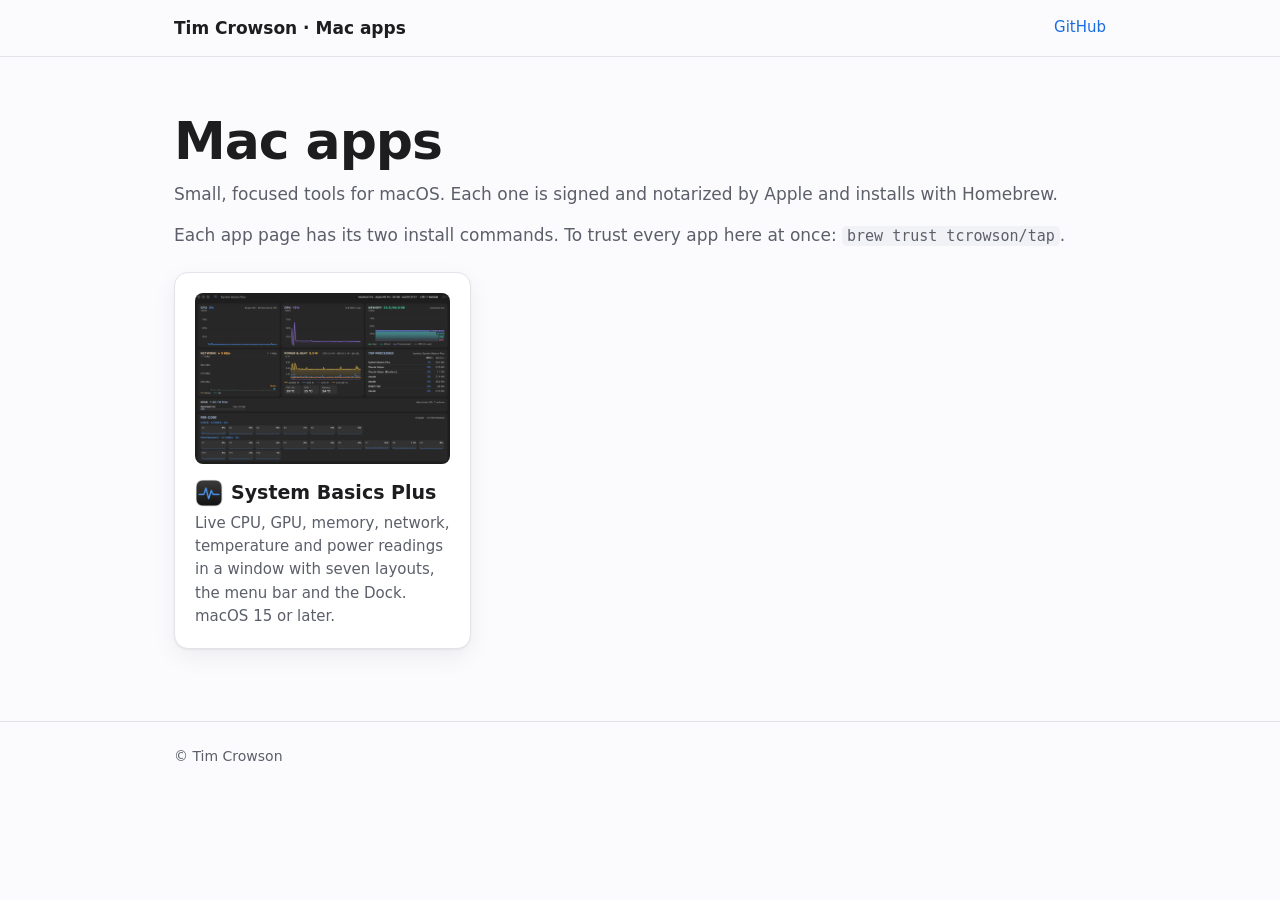
<file: docs/index.html>
<!doctype html>
<html lang="en">
<head>
<meta charset="utf-8">
<meta name="viewport" content="width=device-width, initial-scale=1">
<meta name="color-scheme" content="light dark">
<title>Mac apps by Tim Crowson</title>
<meta name="description" content="Small, focused Mac apps by Tim Crowson, signed and notarized, installed with Homebrew.">
<link rel="stylesheet" href="style.css?v=4">
</head>
<body>
<header class="site">
  <div class="wrap">
    <a class="brand" href="./">Tim Crowson · Mac apps</a>
    <nav><a href="https://github.com/tcrowson/homebrew-tap">GitHub</a></nav>
  </div>
</header>

<main class="wrap">
  <h1>Mac apps</h1>
  <p class="lede">Small, focused tools for macOS. Each one is signed and notarized by Apple and installs with Homebrew.</p>

  <p class="dim">Each app page has its two install commands. To trust every app here at once: <code>brew trust tcrowson/tap</code>.</p>

  <div class="apps">
    <a class="card" href="system-basics/">
      <img src="system-basics/img/window.png?v=3" alt="The System Basics Plus window: a graph card each for CPU, GPU, memory, network, and power and heat">
      <h3 class="app-title"><img src="system-basics/img/icon.png" alt="" width="56" height="56">System Basics Plus</h3>
      <p>Live CPU, GPU, memory, network, temperature and power readings in a window with seven layouts, the menu bar and the Dock. macOS 15 or later.</p>
    </a>
  </div>
</main>

<footer>
  <div class="wrap">© Tim Crowson</div>
</footer>
</body>
</html>
</file>
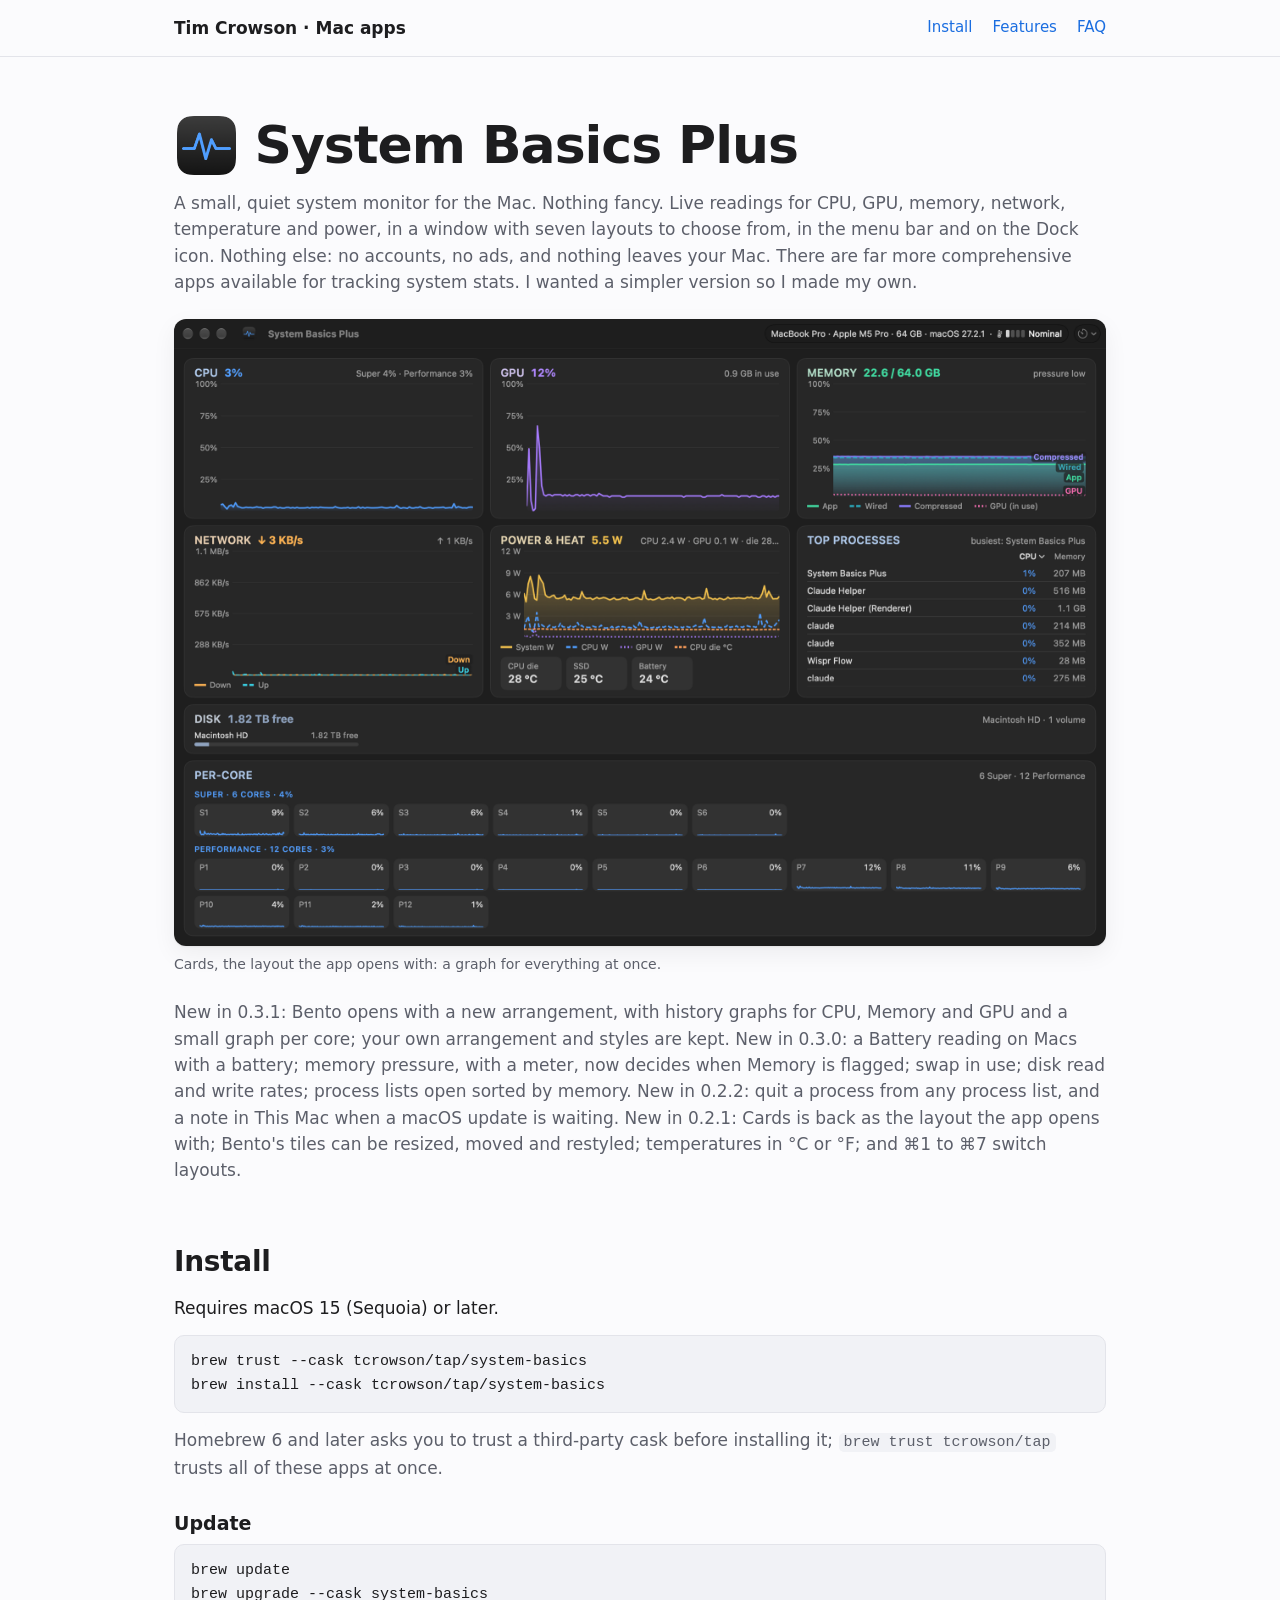
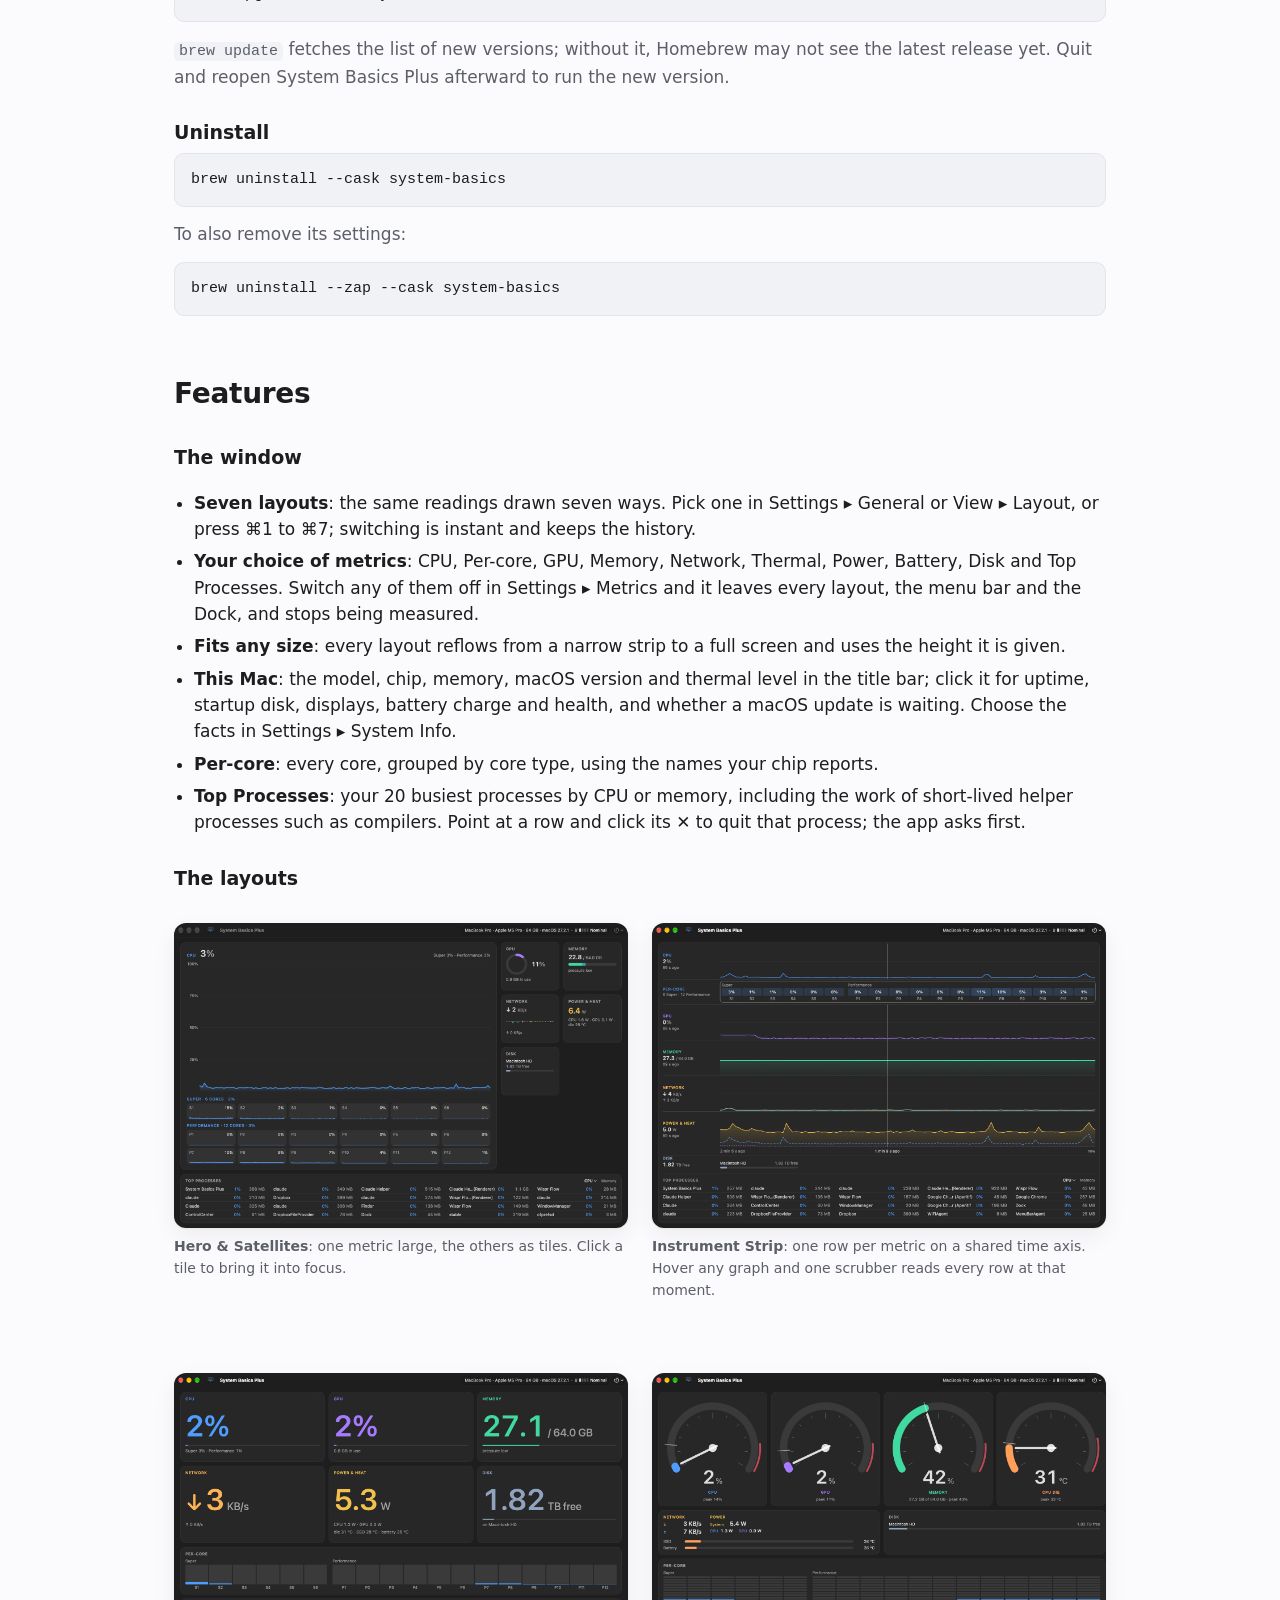
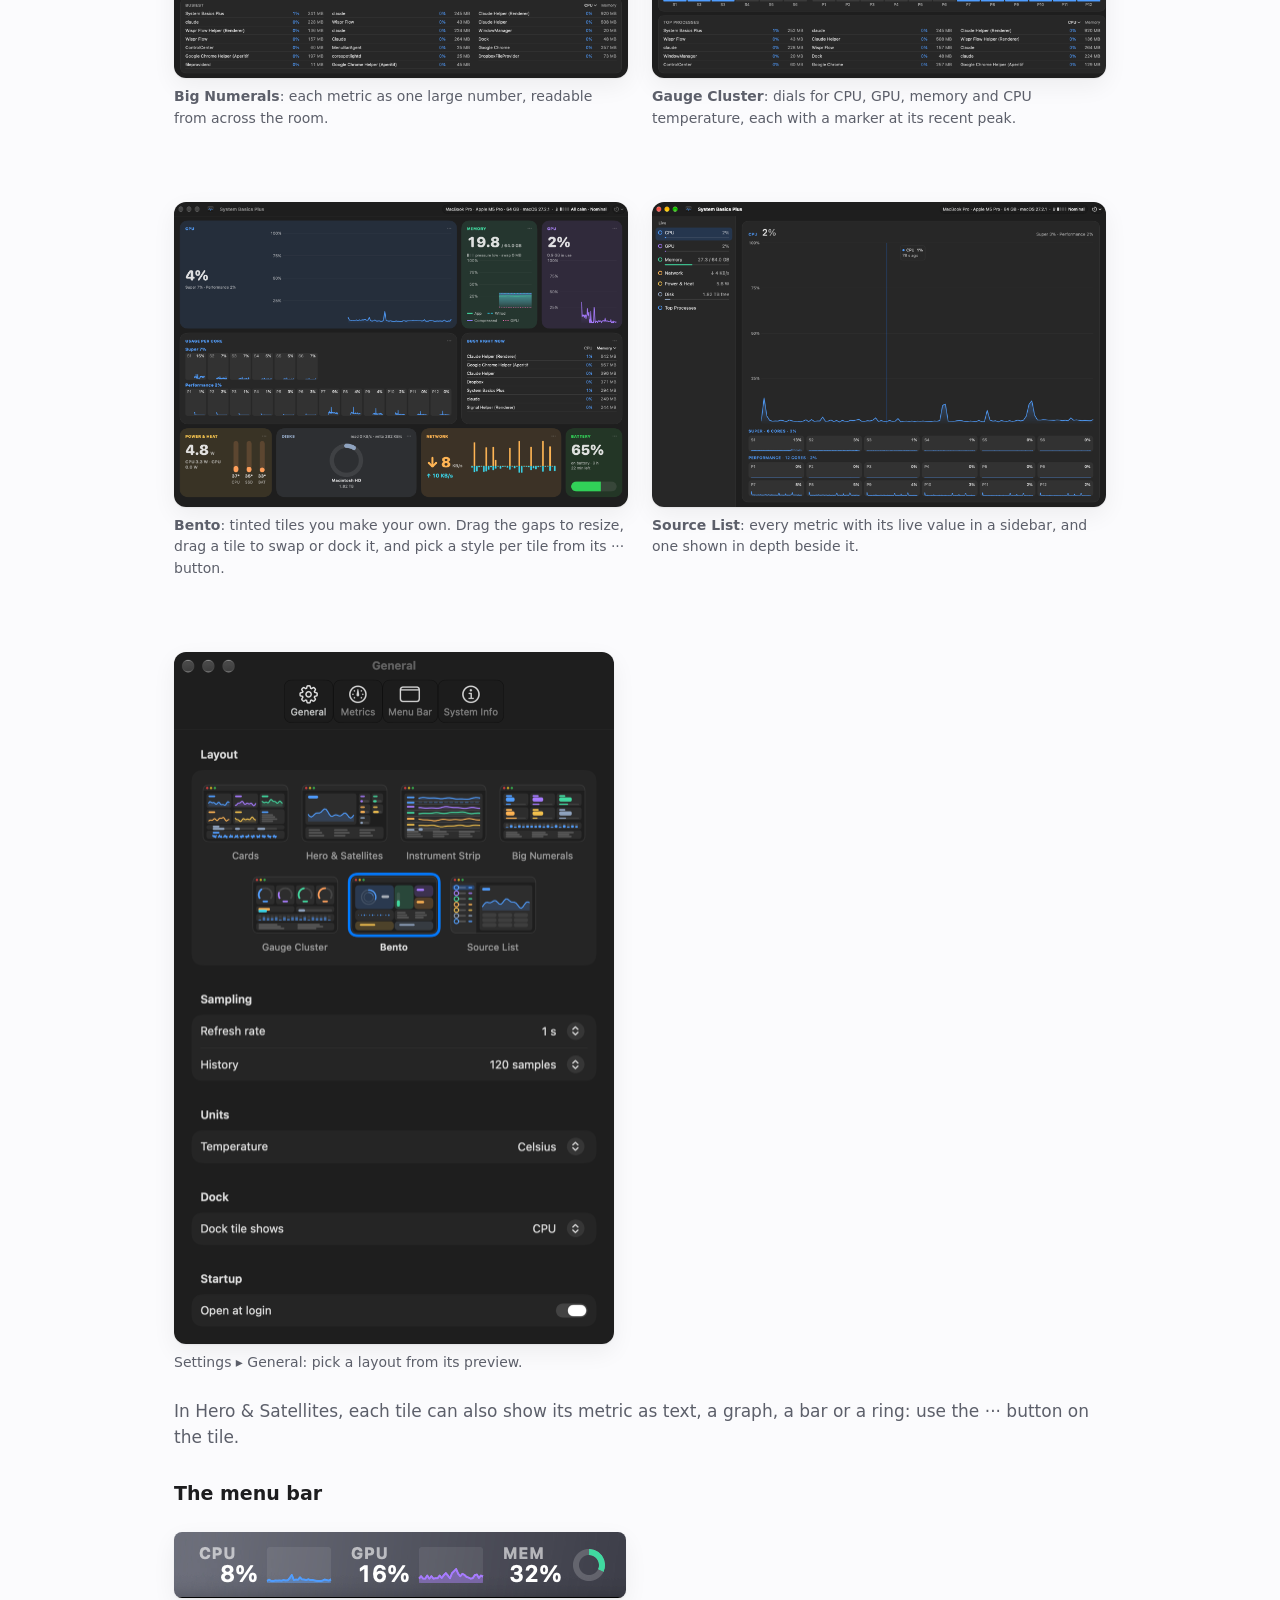
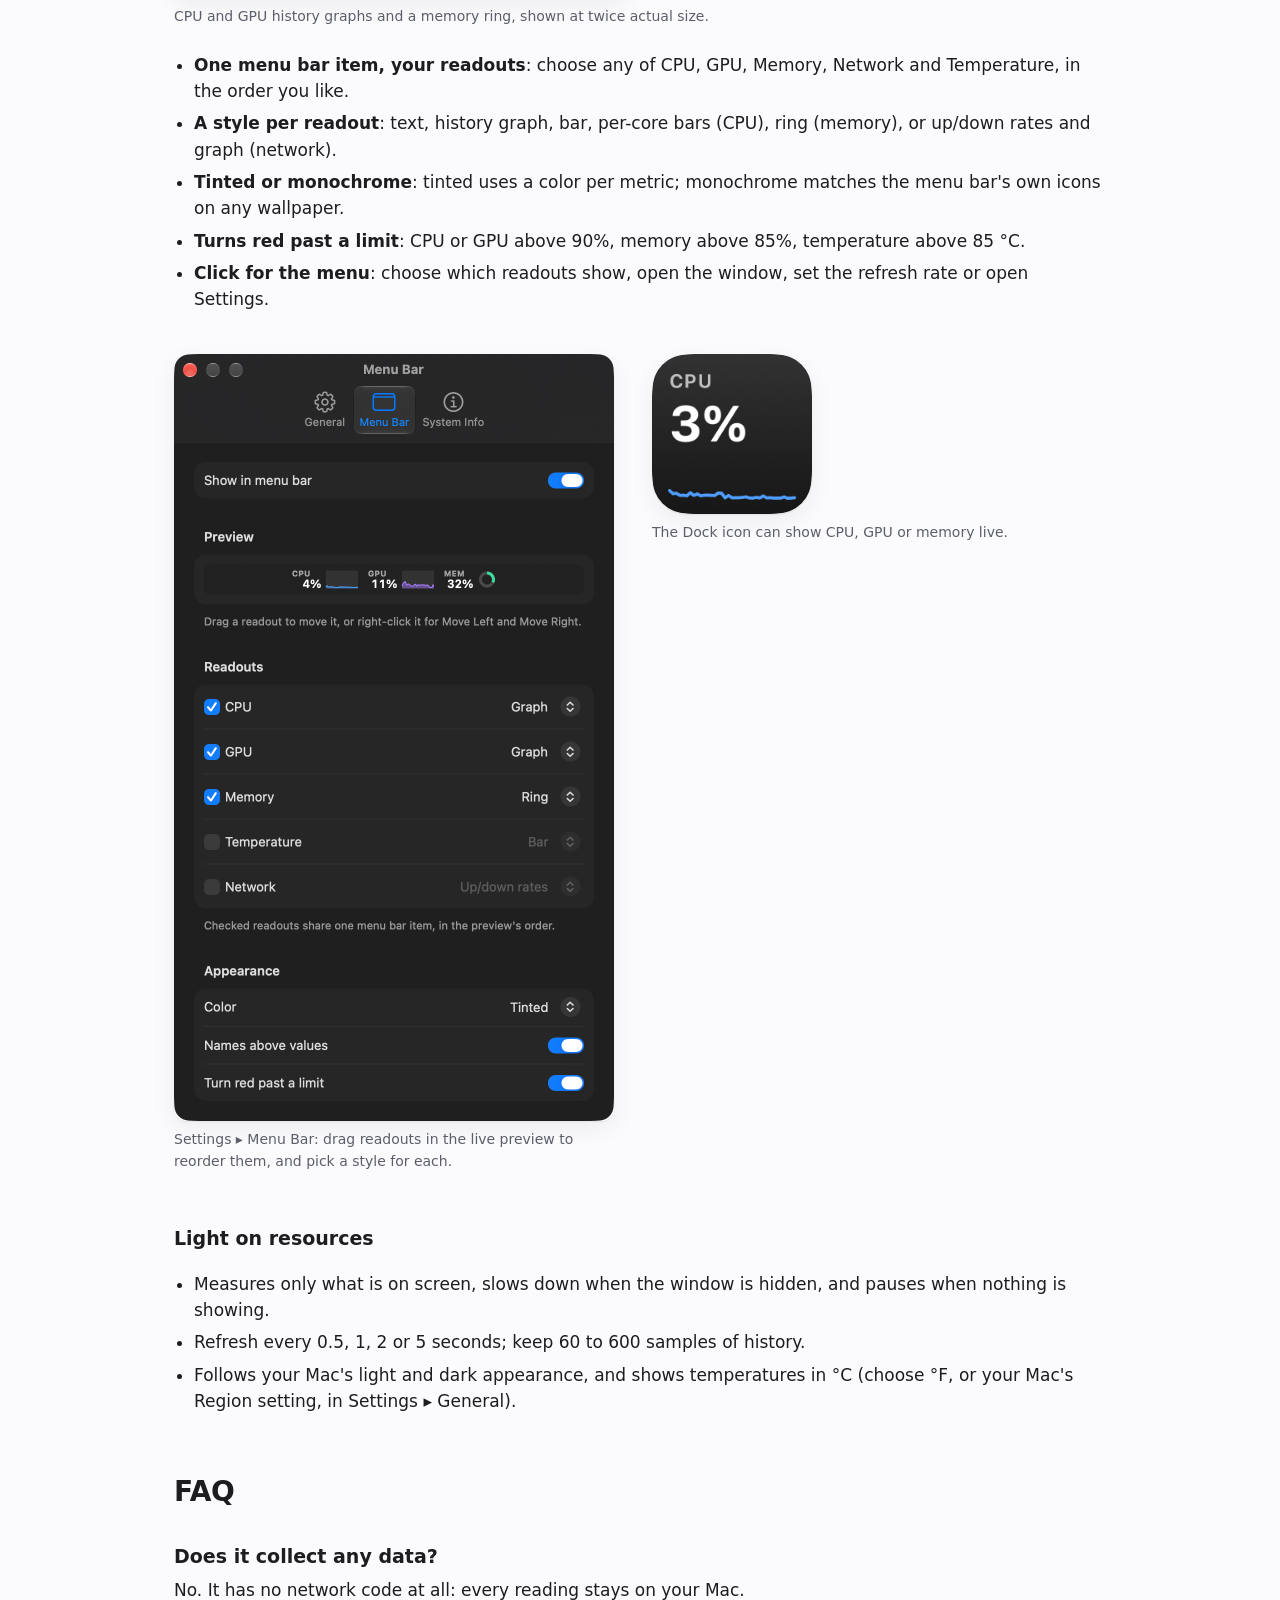
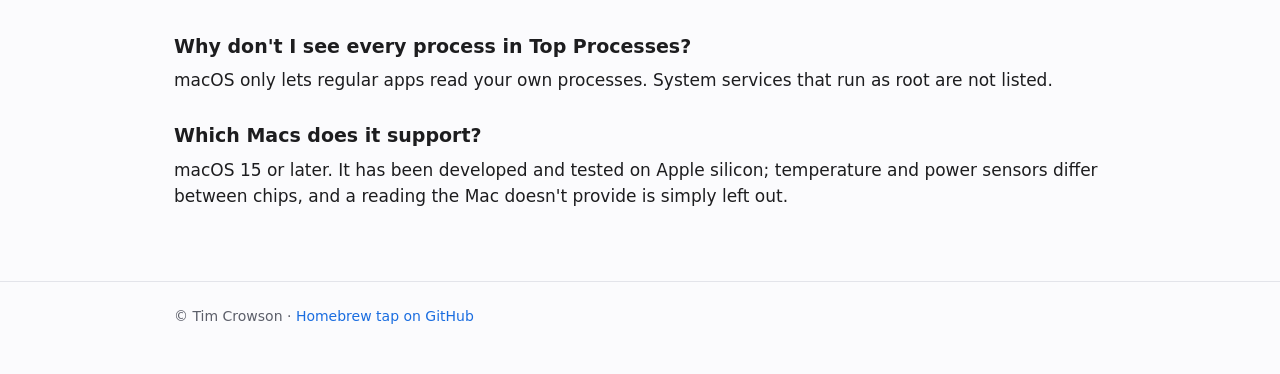
<file: docs/system-basics/index.html>
<!doctype html>
<html lang="en">
<head>
<meta charset="utf-8">
<meta name="viewport" content="width=device-width, initial-scale=1">
<meta name="color-scheme" content="light dark">
<title>System Basics</title>
<meta name="description" content="System Basics: a small Mac system monitor with live graphs in a window, the menu bar and the Dock.">
<link rel="stylesheet" href="../style.css?v=4">
<link rel="icon" type="image/png" href="img/icon.png">
</head>
<body>
<header class="site">
  <div class="wrap">
    <a class="brand" href="../">Tim Crowson · Mac apps</a>
    <nav><a href="#install">Install</a><a href="#features">Features</a><a href="#faq">FAQ</a></nav>
  </div>
</header>

<main class="wrap">
  <h1 class="app-title"><img src="img/icon.png" alt="" width="128" height="128">System Basics Plus</h1>
  <p class="lede">A small, quiet system monitor for the Mac. Nothing fancy. Live readings for CPU, GPU, memory, network, temperature and power, in a window with seven layouts to choose from, in the menu bar and on the Dock icon. Nothing else: no accounts, no ads, and nothing leaves your Mac. There are far more comprehensive apps available for tracking system stats. I wanted a simpler version so I made my own.</p>

  <figure>
    <img src="img/window.png?v=3" alt="The System Basics Plus window in the Cards layout: a graph card each for CPU, GPU, memory, network, and power and heat, the top processes, disk space, and a small trace for every core">
    <figcaption>Cards, the layout the app opens with: a graph for everything at once.</figcaption>
  </figure>
  <p class="dim">New in 0.3.1: Bento opens with a new arrangement, with history graphs for CPU, Memory and GPU and a small graph per core; your own arrangement and styles are kept. New in 0.3.0: a Battery reading on Macs with a battery; memory pressure, with a meter, now decides when Memory is flagged; swap in use; disk read and write rates; process lists open sorted by memory. New in 0.2.2: quit a process from any process list, and a note in This Mac when a macOS update is waiting. New in 0.2.1: Cards is back as the layout the app opens with; Bento's tiles can be resized, moved and restyled; temperatures in °C or °F; and ⌘1 to ⌘7 switch layouts.</p>

  <h2 id="install">Install</h2>
  <p>Requires macOS 15 (Sequoia) or later.</p>
  <pre><code>brew trust --cask tcrowson/tap/system-basics
brew install --cask tcrowson/tap/system-basics</code></pre>
  <p class="dim">Homebrew 6 and later asks you to trust a third-party cask before installing it; <code>brew trust tcrowson/tap</code> trusts all of these apps at once.</p>

  <h3 id="update">Update</h3>
  <pre><code>brew update
brew upgrade --cask system-basics</code></pre>
  <p class="dim"><code>brew update</code> fetches the list of new versions; without it, Homebrew may not see the latest release yet. Quit and reopen System Basics Plus afterward to run the new version.</p>

  <h3 id="uninstall">Uninstall</h3>
  <pre><code>brew uninstall --cask system-basics</code></pre>
  <p class="dim">To also remove its settings:</p>
  <pre><code>brew uninstall --zap --cask system-basics</code></pre>

  <h2 id="features">Features</h2>

  <h3>The window</h3>
  <ul class="features">
    <li><strong>Seven layouts</strong>: the same readings drawn seven ways. Pick one in Settings ▸ General or View ▸ Layout, or press ⌘1 to ⌘7; switching is instant and keeps the history.</li>
    <li><strong>Your choice of metrics</strong>: CPU, Per-core, GPU, Memory, Network, Thermal, Power, Battery, Disk and Top Processes. Switch any of them off in Settings ▸ Metrics and it leaves every layout, the menu bar and the Dock, and stops being measured.</li>
    <li><strong>Fits any size</strong>: every layout reflows from a narrow strip to a full screen and uses the height it is given.</li>
    <li><strong>This Mac</strong>: the model, chip, memory, macOS version and thermal level in the title bar; click it for uptime, startup disk, displays, battery charge and health, and whether a macOS update is waiting. Choose the facts in Settings ▸ System Info.</li>
    <li><strong>Per-core</strong>: every core, grouped by core type, using the names your chip reports.</li>
    <li><strong>Top Processes</strong>: your 20 busiest processes by CPU or memory, including the work of short-lived helper processes such as compilers. Point at a row and click its ✕ to quit that process; the app asks first.</li>
  </ul>

  <h3>The layouts</h3>
  <div class="shots layouts">
    <figure>
      <img src="img/layout-hero.png" alt="Hero &amp; Satellites: a large CPU graph with per-core traces, and tiles for GPU, memory, network, power and disk beside it">
      <figcaption><strong>Hero &amp; Satellites</strong>: one metric large, the others as tiles. Click a tile to bring it into focus.</figcaption>
    </figure>
    <figure>
      <img src="img/layout-strip.png" alt="Instrument Strip: one row per metric, each with a graph on a shared time axis">
      <figcaption><strong>Instrument Strip</strong>: one row per metric on a shared time axis. Hover any graph and one scrubber reads every row at that moment.</figcaption>
    </figure>
    <figure>
      <img src="img/layout-numerals.png" alt="Big Numerals: each metric as one large colored number in a grid of tiles">
      <figcaption><strong>Big Numerals</strong>: each metric as one large number, readable from across the room.</figcaption>
    </figure>
    <figure>
      <img src="img/layout-gauges.png" alt="Gauge Cluster: four dials for CPU, GPU, memory and CPU temperature above readouts and core meters">
      <figcaption><strong>Gauge Cluster</strong>: dials for CPU, GPU, memory and CPU temperature, each with a marker at its recent peak.</figcaption>
    </figure>
    <figure>
      <img src="img/layout-bento.png?v=3" alt="Bento: tinted tiles of different sizes, with history graphs for CPU, memory and GPU and a small graph per core">
      <figcaption><strong>Bento</strong>: tinted tiles you make your own. Drag the gaps to resize, drag a tile to swap or dock it, and pick a style per tile from its ··· button.</figcaption>
    </figure>
    <figure>
      <img src="img/layout-sourceList.png" alt="Source List: a sidebar of metrics with live values beside one metric shown in depth">
      <figcaption><strong>Source List</strong>: every metric with its live value in a sidebar, and one shown in depth beside it.</figcaption>
    </figure>
    <figure class="settings">
      <img src="img/settings-layout.png?v=2" alt="Settings, General tab: seven preview cards, one per layout">
      <figcaption>Settings ▸ General: pick a layout from its preview.</figcaption>
    </figure>
  </div>
  <p class="dim">In Hero &amp; Satellites, each tile can also show its metric as text, a graph, a bar or a ring: use the ··· button on the tile.</p>

  <h3>The menu bar</h3>
  <figure class="bar">
    <img src="img/menubar.png" alt="System Basics in the menu bar: CPU and GPU history graphs and a memory ring">
    <figcaption>CPU and GPU history graphs and a memory ring, shown at twice actual size.</figcaption>
  </figure>
  <ul class="features">
    <li><strong>One menu bar item, your readouts</strong>: choose any of CPU, GPU, Memory, Network and Temperature, in the order you like.</li>
    <li><strong>A style per readout</strong>: text, history graph, bar, per-core bars (CPU), ring (memory), or up/down rates and graph (network).</li>
    <li><strong>Tinted or monochrome</strong>: tinted uses a color per metric; monochrome matches the menu bar's own icons on any wallpaper.</li>
    <li><strong>Turns red past a limit</strong>: CPU or GPU above 90%, memory above 85%, temperature above 85 °C.</li>
    <li><strong>Click for the menu</strong>: choose which readouts show, open the window, set the refresh rate or open Settings.</li>
  </ul>

  <div class="shots">
    <figure class="settings">
      <img src="img/settings-menubar.png" alt="Settings, Menu Bar tab: a live preview of the item, and a checkbox and style menu per readout">
      <figcaption>Settings ▸ Menu Bar: drag readouts in the live preview to reorder them, and pick a style for each.</figcaption>
    </figure>
    <figure class="dock">
      <img src="img/dock.png" alt="The Dock icon showing CPU usage as a percentage and a small graph">
      <figcaption>The Dock icon can show CPU, GPU or memory live.</figcaption>
    </figure>
  </div>

  <h3>Light on resources</h3>
  <ul class="features">
    <li>Measures only what is on screen, slows down when the window is hidden, and pauses when nothing is showing.</li>
    <li>Refresh every 0.5, 1, 2 or 5 seconds; keep 60 to 600 samples of history.</li>
    <li>Follows your Mac's light and dark appearance, and shows temperatures in °C (choose °F, or your Mac's Region setting, in Settings ▸ General).</li>
  </ul>

  <h2 id="faq">FAQ</h2>
  <h3>Does it collect any data?</h3>
  <p>No. It has no network code at all: every reading stays on your Mac.</p>
  <h3>Why don't I see every process in Top Processes?</h3>
  <p>macOS only lets regular apps read your own processes. System services that run as root are not listed.</p>
  <h3>Which Macs does it support?</h3>
  <p>macOS 15 or later. It has been developed and tested on Apple silicon; temperature and power sensors differ between chips, and a reading the Mac doesn't provide is simply left out.</p>
</main>

<footer>
  <div class="wrap">© Tim Crowson · <a href="https://github.com/tcrowson/homebrew-tap">Homebrew tap on GitHub</a></div>
</footer>
</body>
</html>
</file>
<file: docs/style.css>
:root {
  --bg: #fbfbfd;
  --surface: #ffffff;
  --text: #1d1d1f;
  --dim: #5c5f6a;
  --line: #e3e4ea;
  --accent: #1a6de0;
  --code-bg: #f1f2f6;
  --shadow: 0 1px 2px rgba(0, 0, 0, 0.06), 0 8px 24px rgba(0, 0, 0, 0.06);
}
@media (prefers-color-scheme: dark) {
  :root {
    --bg: #111214;
    --surface: #1b1c1f;
    --text: #f2f2f5;
    --dim: #a2a5b0;
    --line: #2c2e33;
    --accent: #4f9dff;
    --code-bg: #1f2125;
    --shadow: 0 1px 2px rgba(0, 0, 0, 0.4), 0 8px 24px rgba(0, 0, 0, 0.35);
  }
}

* { box-sizing: border-box; }
html { -webkit-text-size-adjust: 100%; }
body {
  margin: 0;
  background: var(--bg);
  color: var(--text);
  font: 17px/1.55 -apple-system, BlinkMacSystemFont, "SF Pro Text", "Inter", system-ui, sans-serif;
}
a { color: var(--accent); text-decoration: none; }
a:hover { text-decoration: underline; }

.wrap { max-width: 980px; margin: 0 auto; padding: 0 24px; }
header.site { border-bottom: 1px solid var(--line); }
header.site .wrap { display: flex; align-items: center; justify-content: space-between; gap: 16px; min-height: 56px; flex-wrap: wrap; }
header.site .brand { font-weight: 600; color: var(--text); }
header.site nav { display: flex; gap: 20px; font-size: 15px; }

h1 { font-size: clamp(34px, 6vw, 52px); line-height: 1.08; letter-spacing: -0.02em; margin: 56px 0 12px; }
h2 { font-size: 28px; letter-spacing: -0.01em; margin: 56px 0 12px; }
h3 { font-size: 19px; margin: 28px 0 6px; }
p { margin: 0 0 14px; }
h1.app-title { display: flex; align-items: center; gap: 0.3em; }
h1.app-title img { width: 1.25em; height: 1.25em; flex: none; }
.card h3.app-title { display: flex; align-items: center; gap: 8px; }
.card h3.app-title img { width: 28px; height: 28px; margin: 0; border-radius: 0; }
.lede { color: var(--dim); }
.dim { color: var(--dim); }

pre, code { font-family: ui-monospace, "SF Mono", Menlo, monospace; font-size: 15px; }
code { background: var(--code-bg); padding: 1px 5px; border-radius: 5px; }
pre { background: var(--code-bg); border: 1px solid var(--line); border-radius: 10px; padding: 14px 16px; overflow-x: auto; margin: 0 0 14px; line-height: 1.6; }
pre code { background: none; padding: 0; }

.apps { display: grid; grid-template-columns: repeat(auto-fill, minmax(280px, 1fr)); gap: 20px; margin: 24px 0 64px; }
.card { display: block; background: var(--surface); border: 1px solid var(--line); border-radius: 14px; padding: 20px; box-shadow: var(--shadow); color: var(--text); }
.card:hover { text-decoration: none; border-color: var(--accent); }
.card img { width: 100%; border-radius: 8px; display: block; margin-bottom: 14px; }
.card h3 { margin: 0 0 4px; }
.card p { margin: 0; color: var(--dim); font-size: 15px; }

figure { margin: 24px 0; }
figure img { width: 100%; display: block; border-radius: 12px; box-shadow: var(--shadow); }
figure.bar img { border-radius: 8px; width: auto; max-width: 100%; height: 66px; }
figure.dock img { width: 160px; border-radius: 36px; }
figure.settings img { max-width: 440px; }
figcaption { color: var(--dim); font-size: 14px; margin-top: 8px; }
.shots { display: grid; grid-template-columns: repeat(auto-fit, minmax(300px, 1fr)); gap: 24px; align-items: start; }

ul.features { padding-left: 20px; }
ul.features li { margin-bottom: 6px; }
table { border-collapse: collapse; width: 100%; font-size: 15px; margin: 8px 0 14px; display: block; overflow-x: auto; }
th, td { text-align: left; padding: 8px 12px 8px 0; border-bottom: 1px solid var(--line); vertical-align: top; }
th { font-weight: 600; }

footer { border-top: 1px solid var(--line); margin-top: 72px; padding: 24px 0 48px; color: var(--dim); font-size: 14px; }
</file>
